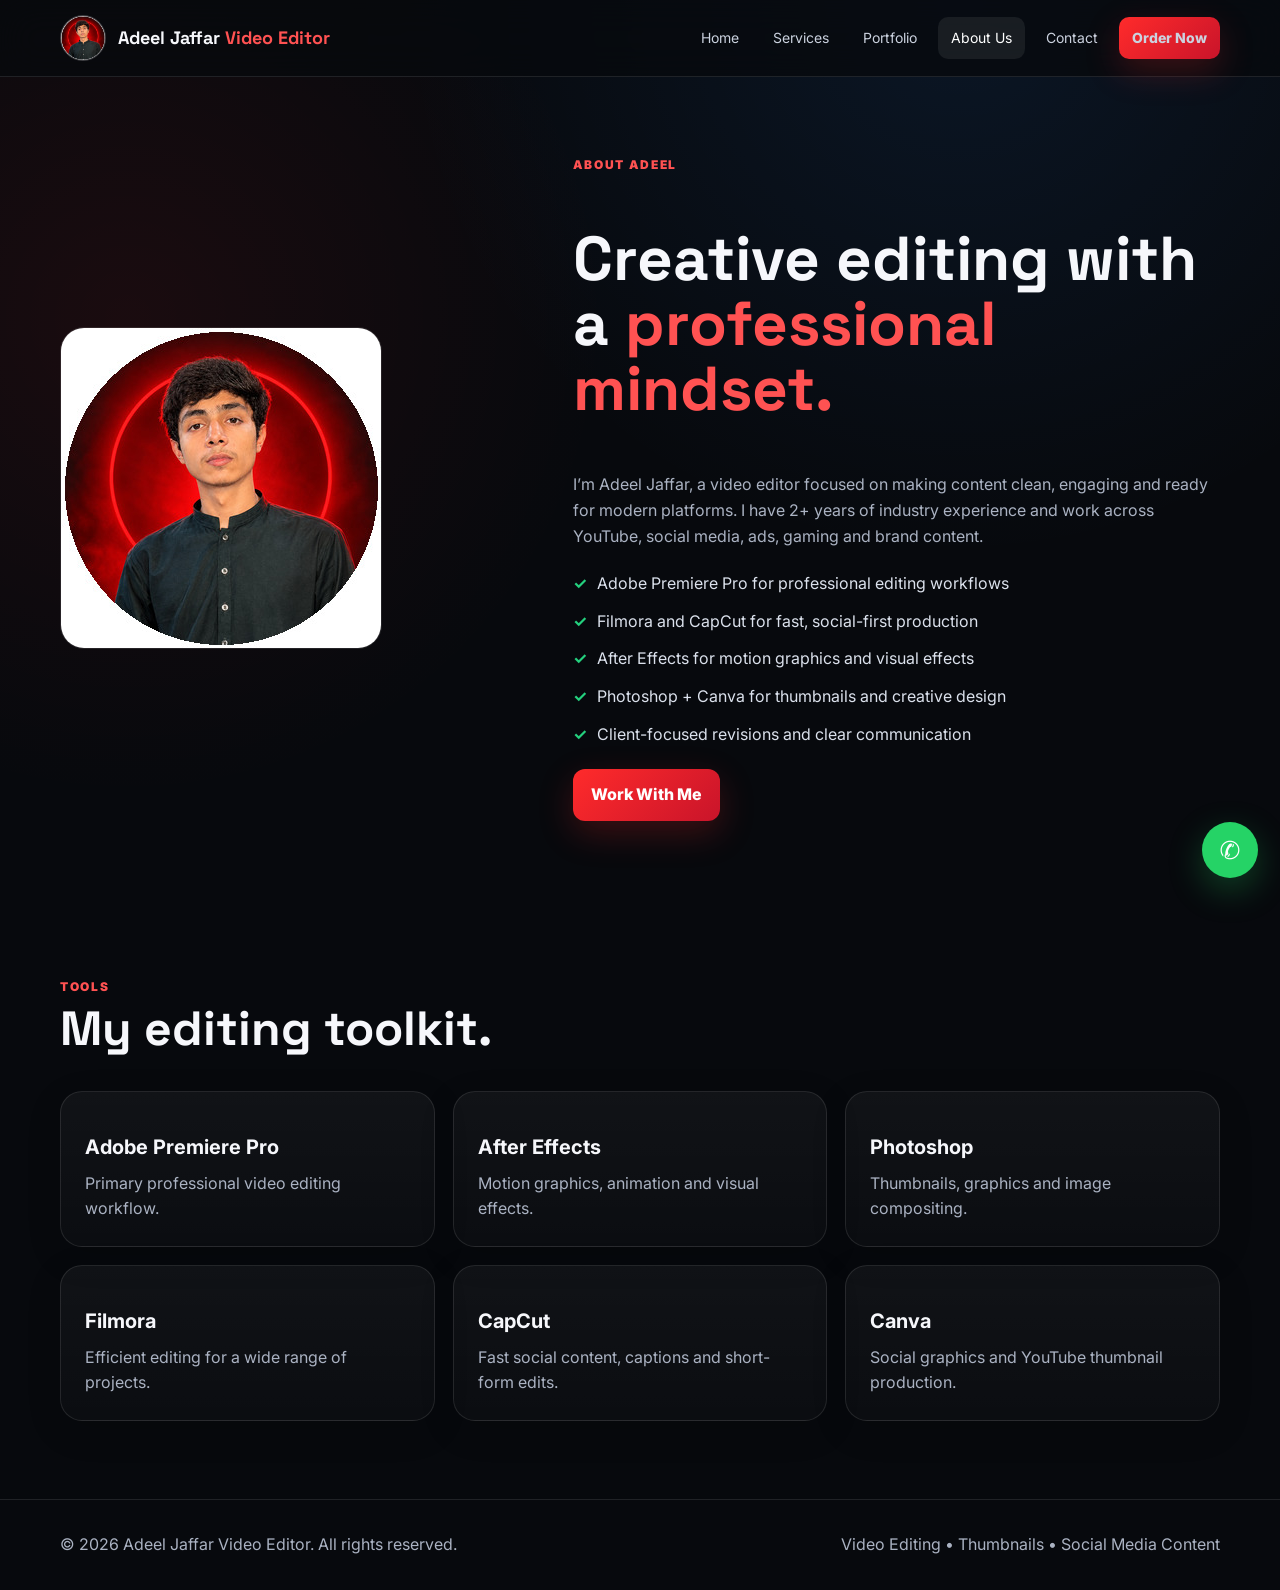
<file: about.html>
<!doctype html>
<html lang="en"><head><meta charset="utf-8"><meta name="viewport" content="width=device-width,initial-scale=1">
<title>About Us | Adeel Jaffar Video Editor</title><meta name="description" content="Adeel Jaffar — professional video editor offering YouTube editing, Reels, Shorts, thumbnails, cinematic editing, color grading and motion graphics.">
<link rel="icon" href="./assets/aj-logo.jpg"><link rel="stylesheet" href="style.css"></head>
<body>
<header class="nav">
  <div class="container nav-inner">
    <a class="brand" href="index.html"><img src="./assets/aj-logo.jpg" alt="Adeel Jaffar logo"><span>Adeel Jaffar <span style="color:#ff5252">Video Editor</span></span></a>
    <button class="menu" onclick="toggleMenu()" aria-label="Open menu">☰</button>
    <nav class="nav-links">
      <a class="" href="index.html">Home</a>
      <a class="" href="services.html">Services</a>
      <a class="" href="portfolio.html">Portfolio</a>
      <a class="active" href="about.html">About Us</a>
      <a class="" href="contact.html">Contact</a>
      <a class="btn btn-red" href="contact.html#order">Order Now</a>
    </nav>
  </div>
</header>

<main>
<section class="section"><div class="container about">
  <img src="./assets/aj-logo.jpg" alt="Adeel Jaffar logo">
  <div><div class="kicker">About Adeel</div><h1 style="font-family:'Space Grotesk';font-size:clamp(40px,5vw,62px);line-height:1.05">Creative editing with a <span style="color:#ff5252">professional mindset.</span></h1>
  <p class="lead">I’m Adeel Jaffar, a video editor focused on making content clean, engaging and ready for modern platforms. I have 2+ years of industry experience and work across YouTube, social media, ads, gaming and brand content.</p>
  <div class="checks"><div class="check"><b>✓</b> Adobe Premiere Pro for professional editing workflows</div><div class="check"><b>✓</b> Filmora and CapCut for fast, social-first production</div><div class="check"><b>✓</b> After Effects for motion graphics and visual effects</div><div class="check"><b>✓</b> Photoshop + Canva for thumbnails and creative design</div><div class="check"><b>✓</b> Client-focused revisions and clear communication</div></div>
  <a class="btn btn-red" href="contact.html#order">Work With Me</a></div>
</div></section>
<section class="section"><div class="container"><div class="section-head"><div><div class="kicker">Tools</div><h2>My editing toolkit.</h2></div></div>
<div class="grid-3"><div class="card"><h3>Adobe Premiere Pro</h3><p>Primary professional video editing workflow.</p></div><div class="card"><h3>After Effects</h3><p>Motion graphics, animation and visual effects.</p></div><div class="card"><h3>Photoshop</h3><p>Thumbnails, graphics and image compositing.</p></div><div class="card"><h3>Filmora</h3><p>Efficient editing for a wide range of projects.</p></div><div class="card"><h3>CapCut</h3><p>Fast social content, captions and short-form edits.</p></div><div class="card"><h3>Canva</h3><p>Social graphics and YouTube thumbnail production.</p></div></div></div></section>
</main>

<footer class="footer">
  <div class="container footer-inner">
    <div>© 2026 Adeel Jaffar Video Editor. All rights reserved.</div>
    <div>Video Editing • Thumbnails • Social Media Content</div>
  </div>
</footer>
<a class="float-wa" href="https://wa.me/923201047224?text=Hello%20Adeel%20Jaffar%2C%20I%20want%20to%20discuss%20a%20video%20editing%20project." target="_blank" aria-label="WhatsApp">✆</a>
<script src="script.js"></script>
</body></html>
</file>
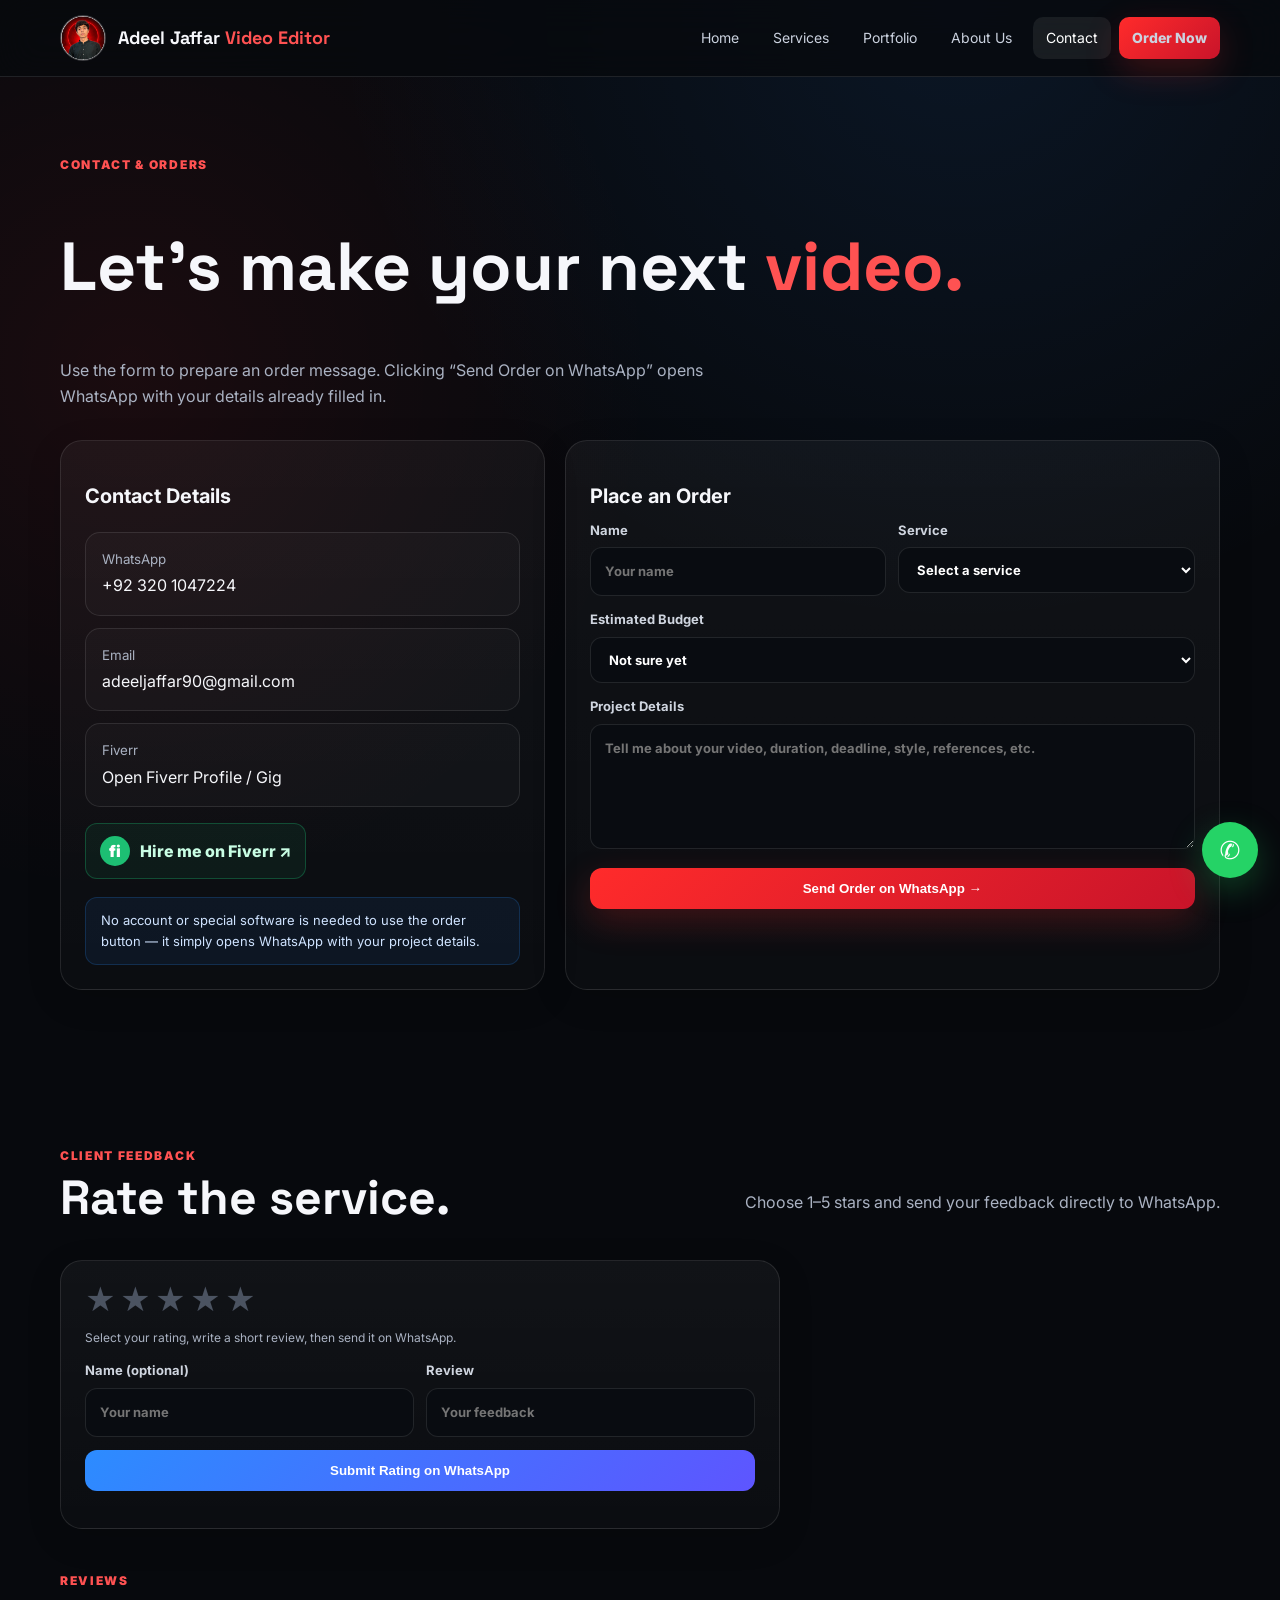
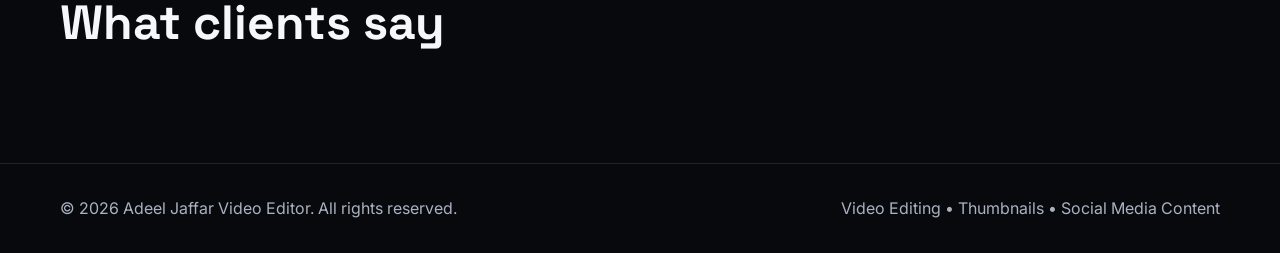
<file: contact.html>
<!doctype html>
<html lang="en"><head><meta charset="utf-8"><meta name="viewport" content="width=device-width,initial-scale=1">
<title>Contact | Adeel Jaffar Video Editor</title><meta name="description" content="Adeel Jaffar — professional video editor offering YouTube editing, Reels, Shorts, thumbnails, cinematic editing, color grading and motion graphics.">
<link rel="icon" href="./assets/aj-logo.jpg"><link rel="stylesheet" href="style.css"></head>
<body>
<header class="nav">
  <div class="container nav-inner">
    <a class="brand" href="index.html"><img src="./assets/aj-logo.jpg" alt="Adeel Jaffar logo"><span>Adeel Jaffar <span style="color:#ff5252">Video Editor</span></span></a>
    <button class="menu" onclick="toggleMenu()" aria-label="Open menu">☰</button>
    <nav class="nav-links">
      <a class="" href="index.html">Home</a>
      <a class="" href="services.html">Services</a>
      <a class="" href="portfolio.html">Portfolio</a>
      <a class="" href="about.html">About Us</a>
      <a class="active" href="contact.html">Contact</a>
      <a class="btn btn-red" href="contact.html#order">Order Now</a>
    </nav>
  </div>
</header>

<main>
<section class="section"><div class="container">
  <div class="kicker">Contact & Orders</div><h1 style="font-family:'Space Grotesk';font-size:clamp(40px,6vw,68px);line-height:1.05">Let’s make your next <span style="color:#ff5252">video.</span></h1>
  <p class="lead">Use the form to prepare an order message. Clicking “Send Order on WhatsApp” opens WhatsApp with your details already filled in.</p>
  <div class="contact-grid" style="margin-top:30px">
    <div class="card">
      <h3>Contact Details</h3>
      <div class="contact-list">
        <div class="contact-item"><small>WhatsApp</small><a href="https://wa.me/923201047224" target="_blank">+92 320 1047224</a></div>
        <div class="contact-item"><small>Email</small><a href="mailto:adeeljaffar90@gmail.com">adeeljaffar90@gmail.com</a></div>
        <div class="contact-item"><small>Fiverr</small><a href="https://www.fiverr.com/s/VrY8Dem" target="_blank">Open Fiverr Profile / Gig</a></div>
      </div>
      <a class="fiverr" href="https://www.fiverr.com/s/VrY8Dem" target="_blank"><span class="fiverr-badge">fi</span> Hire me on Fiverr ↗</a>
      <div class="notice" style="margin-top:18px">No account or special software is needed to use the order button — it simply opens WhatsApp with your project details.</div>
    </div>
    <div class="card" id="order">
      <h3>Place an Order</h3>
      <form onsubmit="return orderWhatsApp(this)">
        <div class="form-row"><label>Name<input name="name" required placeholder="Your name"></label><label>Service<select name="service" required><option value="">Select a service</option><option>Professional Video Editing</option><option>YouTube Video Editing</option><option>Reels / Shorts</option><option>Ads / Brand Video</option><option>Thumbnail / Canva Design</option><option>Color Grading</option><option>Motion Graphics</option><option>Other</option></select></label></div>
        <label>Estimated Budget<select name="budget"><option>Not sure yet</option><option>Under $25</option><option>$25–$50</option><option>$50–$100</option><option>$100+</option></select></label>
        <label>Project Details<textarea name="details" required placeholder="Tell me about your video, duration, deadline, style, references, etc."></textarea></label>
        <button class="btn btn-red" type="submit">Send Order on WhatsApp →</button>
      </form>
    </div>
  </div>
</div></section>

<section class="section" id="rating"><div class="container">
  <div class="section-head"><div><div class="kicker">Client Feedback</div><h2>Rate the service.</h2></div><p class="lead">Choose 1–5 stars and send your feedback directly to WhatsApp.</p></div>
  <div class="card" style="max-width:720px">
    <form onsubmit="return reviewWhatsApp(this)">
      <div class="rating" aria-label="5 star rating">
        <input id="star5" name="rating" type="radio" value="5"><label for="star5" title="5 stars">★</label>
        <input id="star4" name="rating" type="radio" value="4"><label for="star4" title="4 stars">★</label>
        <input id="star3" name="rating" type="radio" value="3"><label for="star3" title="3 stars">★</label>
        <input id="star2" name="rating" type="radio" value="2"><label for="star2" title="2 stars">★</label>
        <input id="star1" name="rating" type="radio" value="1"><label for="star1" title="1 star">★</label>
      </div>
      <div class="rating-help">Select your rating, write a short review, then send it on WhatsApp.</div>
      <div class="form-row"><label>Name (optional)<input name="reviewName" placeholder="Your name"></label><label>Review<input name="review" placeholder="Your feedback"></label></div>
      <button class="btn btn-blue" type="submit">Submit Rating on WhatsApp</button>
      <div id="reviewThanks" class="rating-help"></div>
    </form>
  </div>
  <div class="section-head" style="margin-top:42px"><div><div class="kicker">Reviews</div><h2>What clients say</h2></div></div>
  <div id="reviewsList" class="reviews-grid"></div>
</div>
</section>
</main>

<footer class="footer">
  <div class="container footer-inner">
    <div>© 2026 Adeel Jaffar Video Editor. All rights reserved.</div>
    <div>Video Editing • Thumbnails • Social Media Content</div>
  </div>
</footer>
<a class="float-wa" href="https://wa.me/923201047224?text=Hello%20Adeel%20Jaffar%2C%20I%20want%20to%20discuss%20a%20video%20editing%20project." target="_blank" aria-label="WhatsApp">✆</a>
<script src="script.js"></script>
</body></html>
</file>
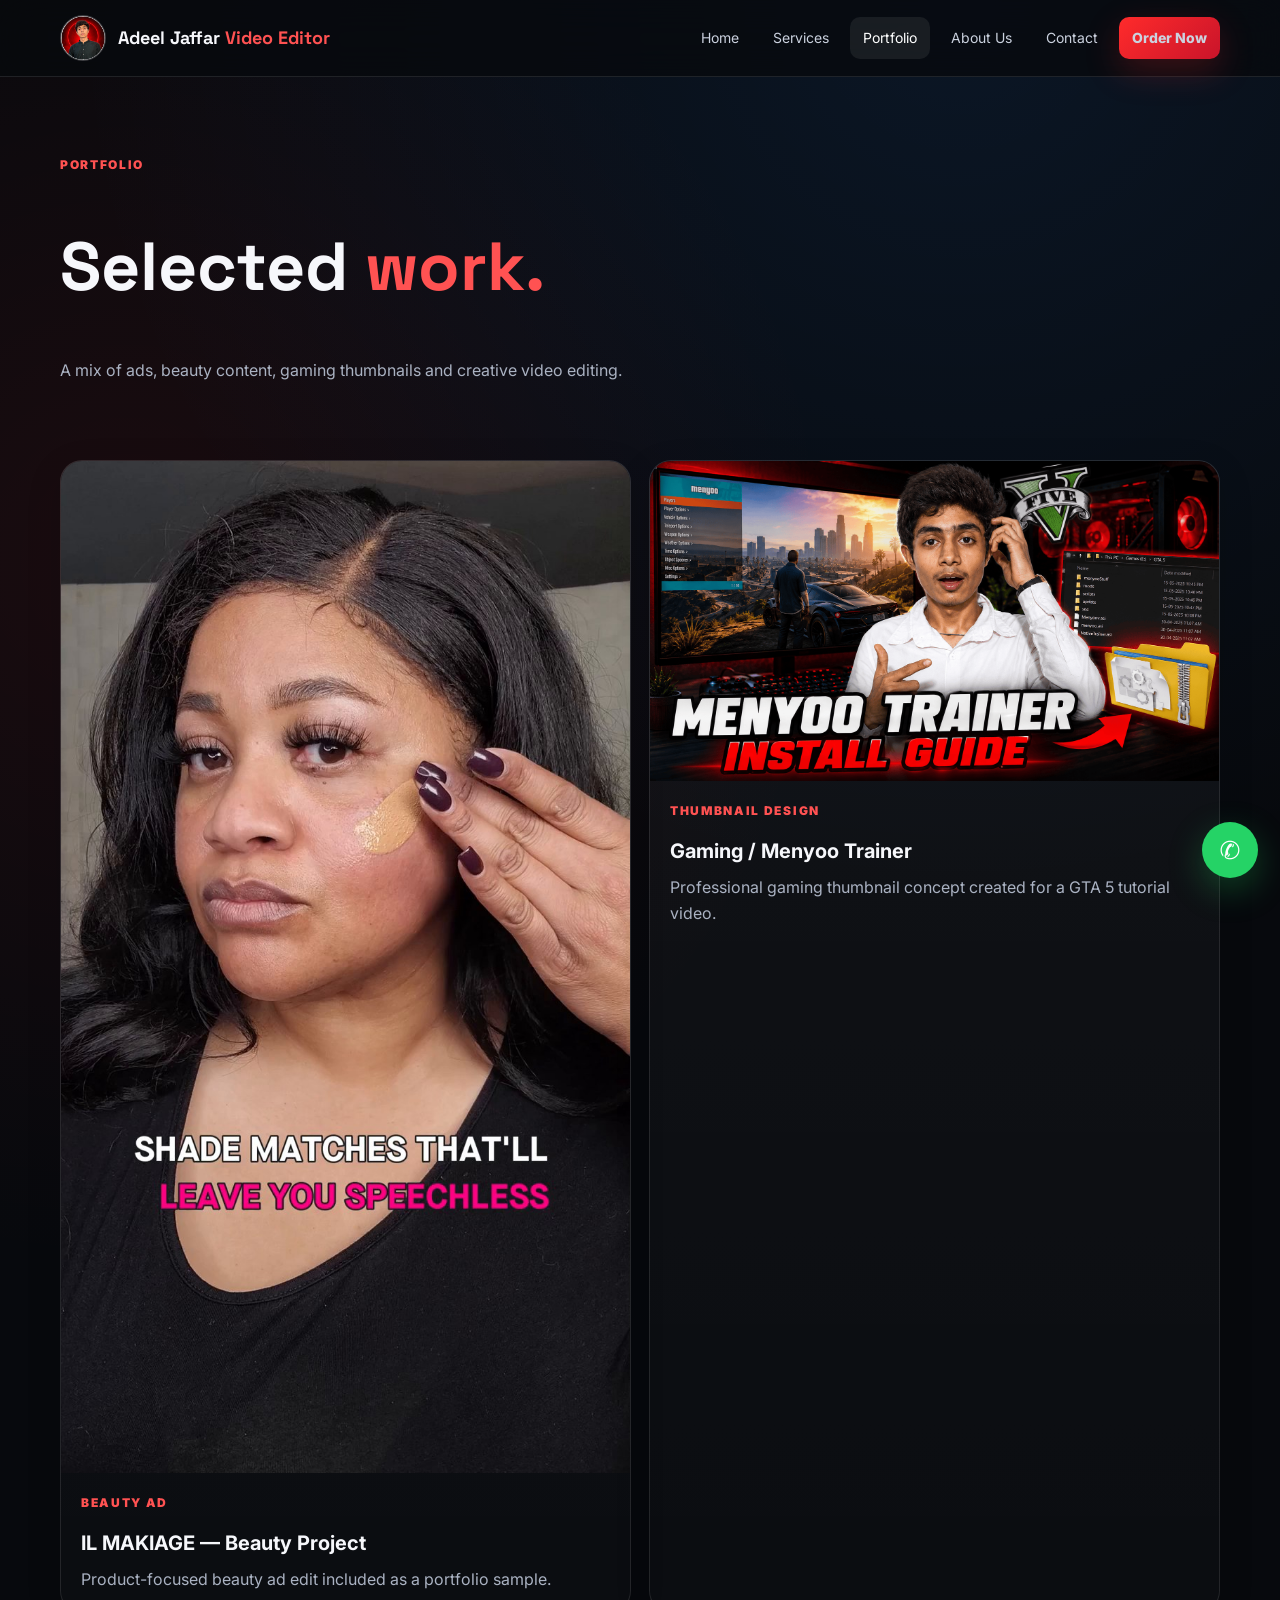
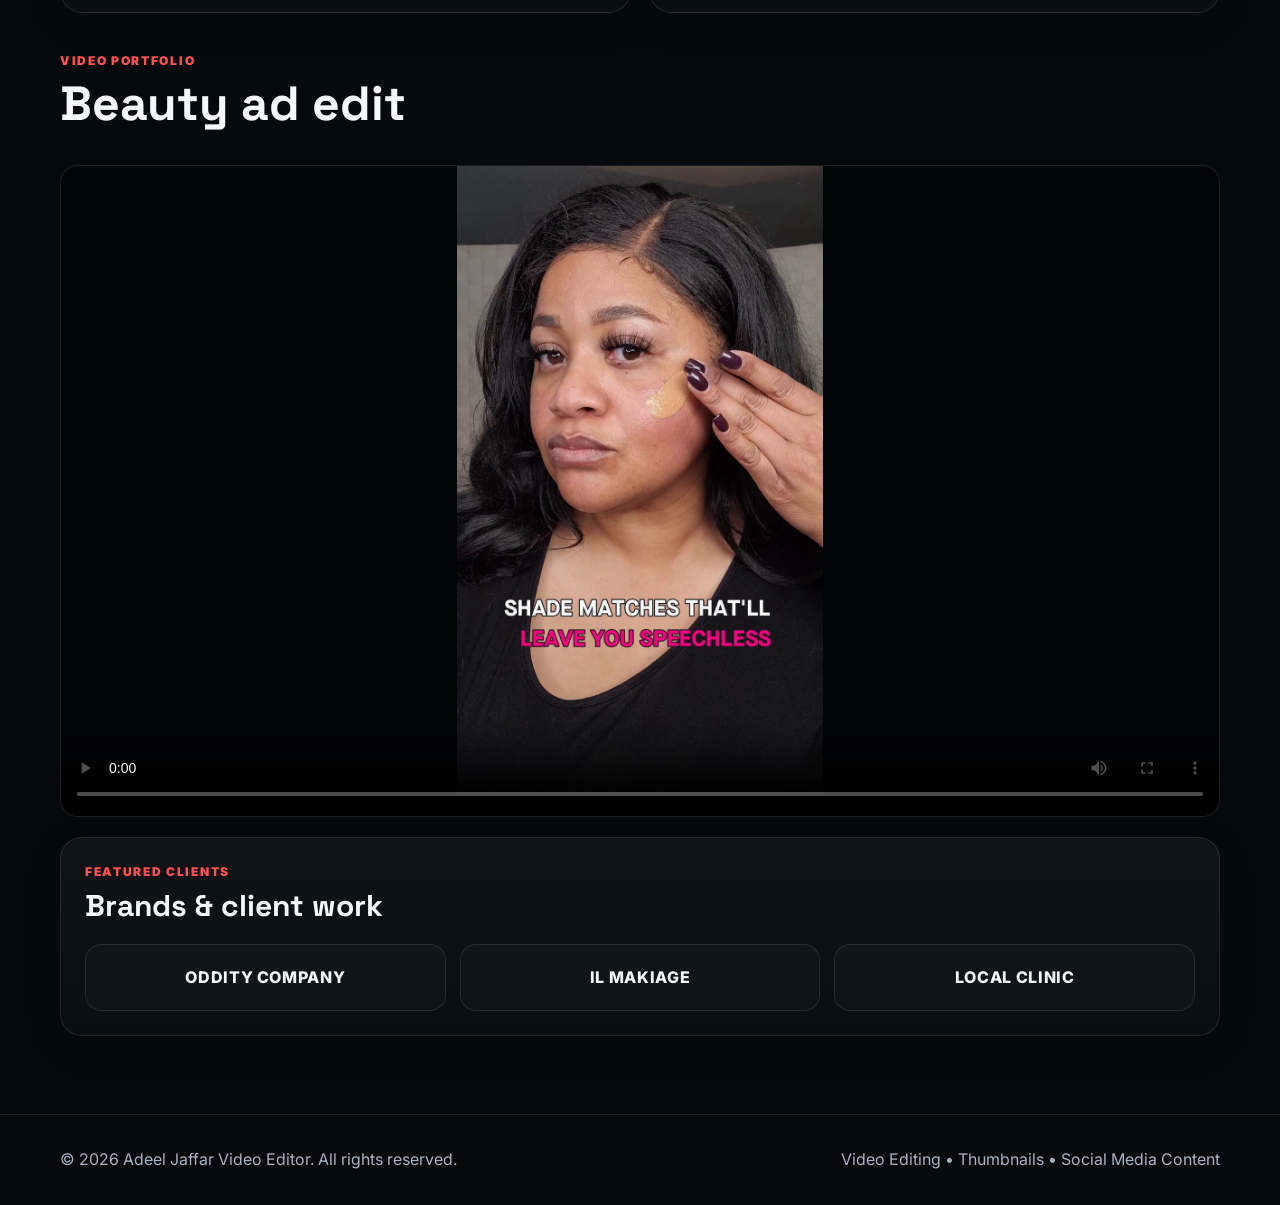
<file: portfolio.html>
<!doctype html>
<html lang="en"><head><meta charset="utf-8"><meta name="viewport" content="width=device-width,initial-scale=1">
<title>Portfolio | Adeel Jaffar Video Editor</title><meta name="description" content="Adeel Jaffar — professional video editor offering YouTube editing, Reels, Shorts, thumbnails, cinematic editing, color grading and motion graphics.">
<link rel="icon" href="./assets/aj-logo.jpg"><link rel="stylesheet" href="style.css"></head>
<body>
<header class="nav">
  <div class="container nav-inner">
    <a class="brand" href="index.html"><img src="./assets/aj-logo.jpg" alt="Adeel Jaffar logo"><span>Adeel Jaffar <span style="color:#ff5252">Video Editor</span></span></a>
    <button class="menu" onclick="toggleMenu()" aria-label="Open menu">☰</button>
    <nav class="nav-links">
      <a class="" href="index.html">Home</a>
      <a class="" href="services.html">Services</a>
      <a class="active" href="portfolio.html">Portfolio</a>
      <a class="" href="about.html">About Us</a>
      <a class="" href="contact.html">Contact</a>
      <a class="btn btn-red" href="contact.html#order">Order Now</a>
    </nav>
  </div>
</header>

<main>
<section class="section" style="padding-bottom:30px"><div class="container">
  <div class="kicker">Portfolio</div><h1 style="font-family:'Space Grotesk';font-size:clamp(40px,6vw,68px);line-height:1.05">Selected <span style="color:#ff5252">work.</span></h1>
  <p class="lead">A mix of ads, beauty content, gaming thumbnails and creative video editing.</p>
</div></section>
<section class="section" style="padding-top:30px"><div class="container">
  <div class="grid-2">
    <div class="card portfolio-card">
      <img src="./assets/beauty-poster.jpg" alt="IL MAKIAGE beauty ad video preview">
      <div class="content"><div class="kicker">Beauty Ad</div><h3>IL MAKIAGE — Beauty Project</h3><p>Product-focused beauty ad edit included as a portfolio sample.</p></div>
    </div>
    <div class="card portfolio-card">
      <img src="./assets/gaming-thumbnail.png" alt="Gaming thumbnail design">
      <div class="content"><div class="kicker">Thumbnail Design</div><h3>Gaming / Menyoo Trainer</h3><p>Professional gaming thumbnail concept created for a GTA 5 tutorial video.</p></div>
    </div>
  </div>
  <div class="section-head" style="margin-top:38px"><div><div class="kicker">Video Portfolio</div><h2>Beauty ad edit</h2></div></div>
  <div class="video-frame"><video controls poster="assets/beauty-poster.jpg" preload="metadata"><source src="./assets/beauty-project.mp4" type="video/mp4">Your browser does not support HTML5 video.</video></div>
  <div class="card" style="margin-top:20px"><div class="kicker">Featured Clients</div><h2 style="font-size:30px">Brands & client work</h2>
    <div class="client-row"><div class="client">ODDITY COMPANY</div><div class="client">IL MAKIAGE</div><div class="client">LOCAL CLINIC</div></div>
  </div>
</div></section>
</main>

<footer class="footer">
  <div class="container footer-inner">
    <div>© 2026 Adeel Jaffar Video Editor. All rights reserved.</div>
    <div>Video Editing • Thumbnails • Social Media Content</div>
  </div>
</footer>
<a class="float-wa" href="https://wa.me/923201047224?text=Hello%20Adeel%20Jaffar%2C%20I%20want%20to%20discuss%20a%20video%20editing%20project." target="_blank" aria-label="WhatsApp">✆</a>
<script src="script.js"></script>
</body></html>
</file>
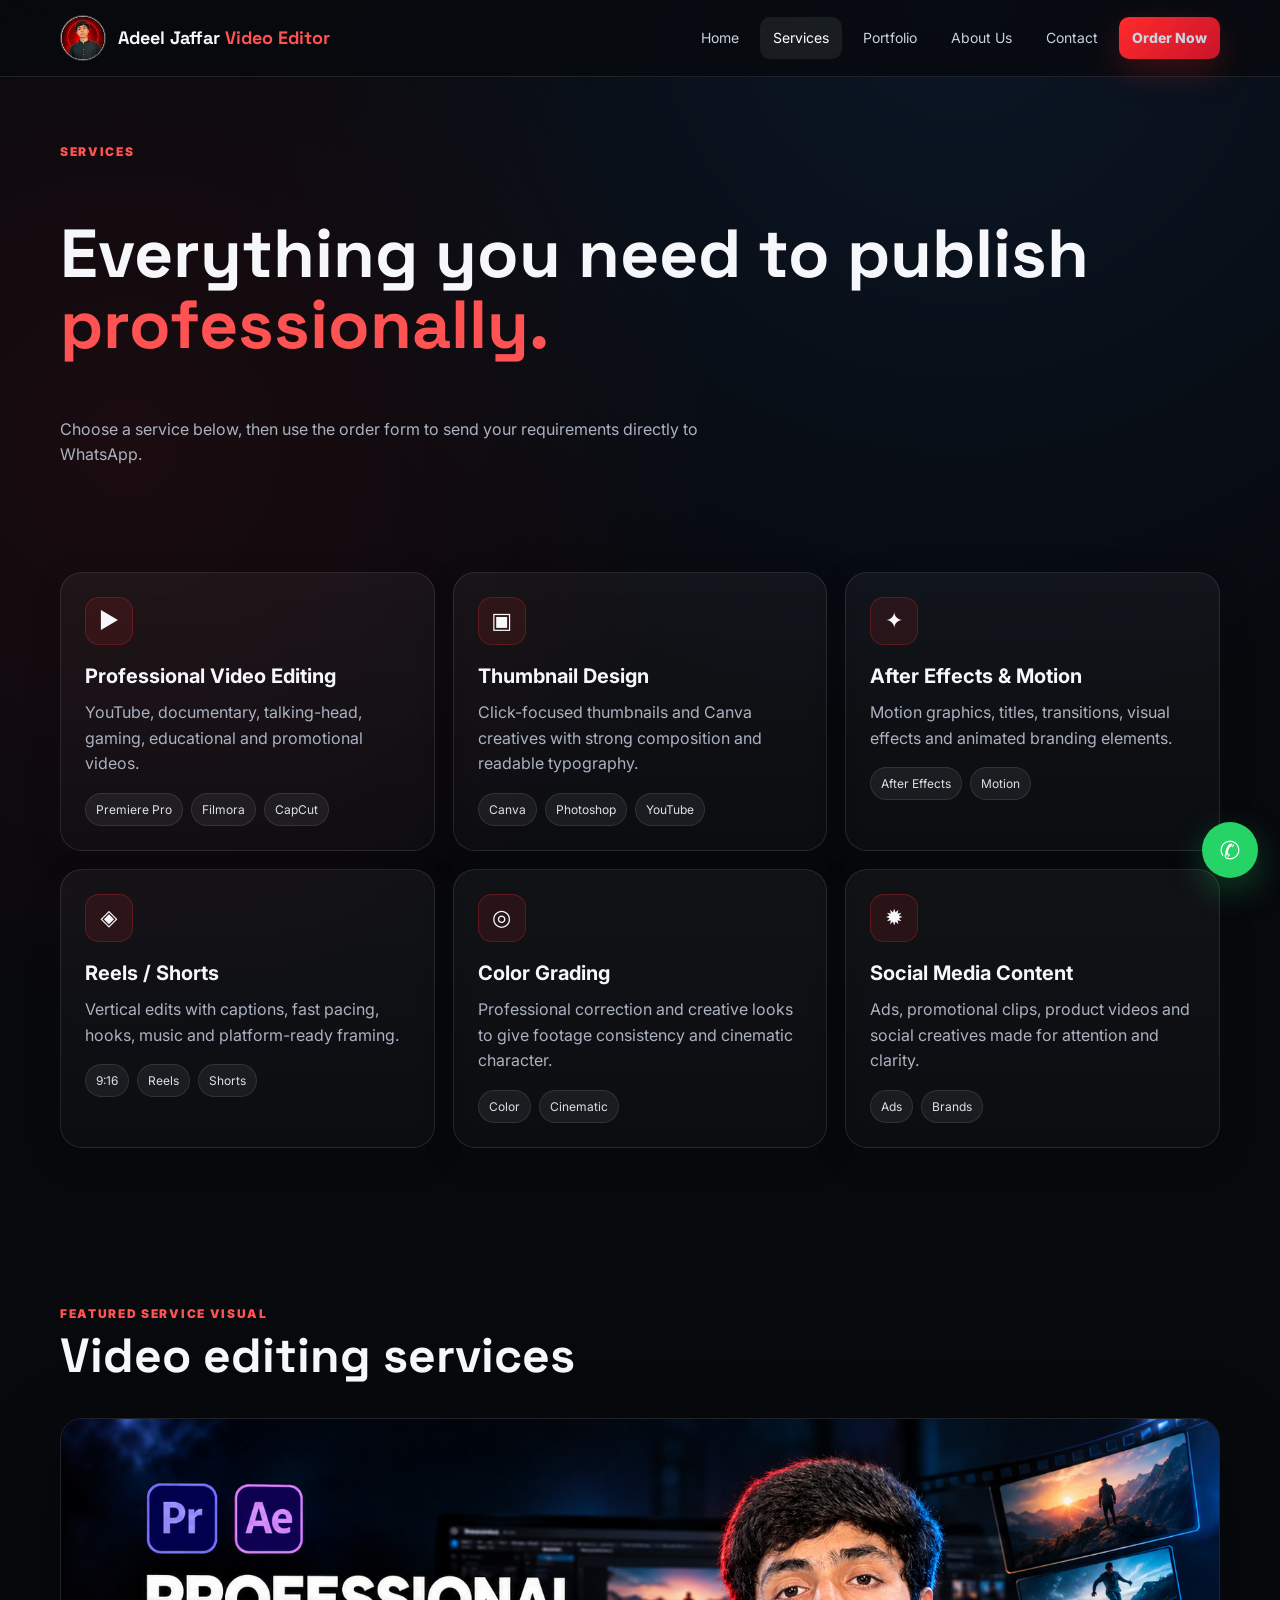
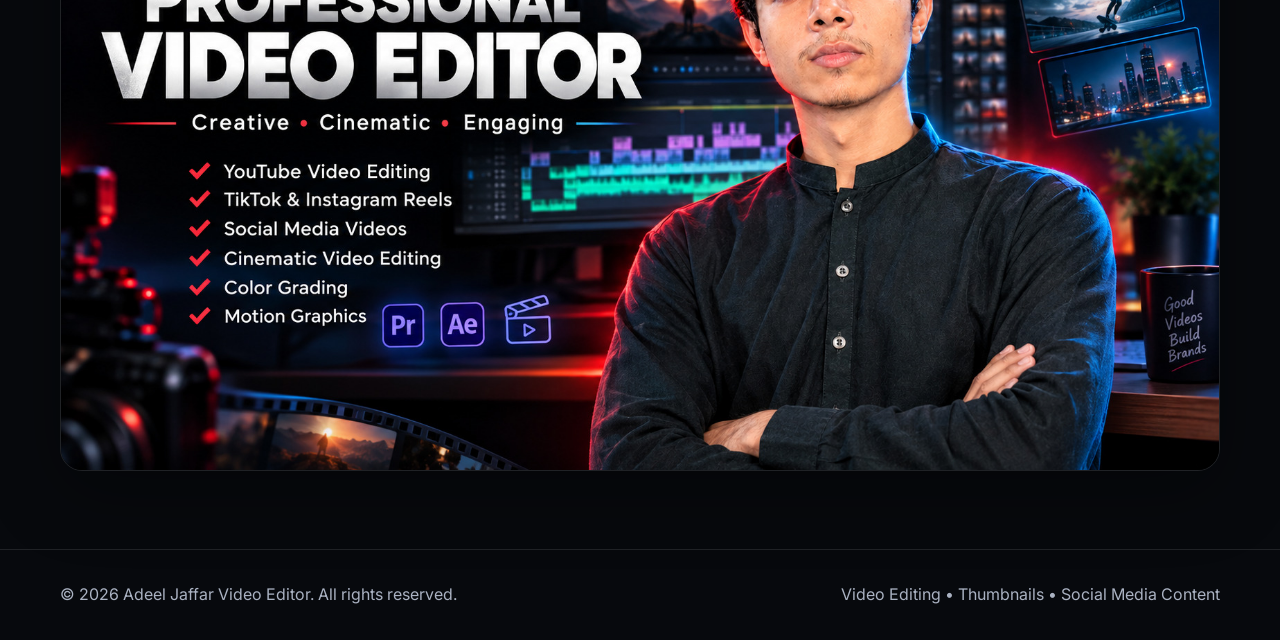
<file: services.html>
<!doctype html>
<html lang="en"><head><meta charset="utf-8"><meta name="viewport" content="width=device-width,initial-scale=1">
<title>Services | Adeel Jaffar Video Editor</title><meta name="description" content="Adeel Jaffar — professional video editor offering YouTube editing, Reels, Shorts, thumbnails, cinematic editing, color grading and motion graphics.">
<link rel="icon" href="./assets/aj-logo.jpg"><link rel="stylesheet" href="style.css"></head>
<body>
<header class="nav">
  <div class="container nav-inner">
    <a class="brand" href="index.html"><img src="./assets/aj-logo.jpg" alt="Adeel Jaffar logo"><span>Adeel Jaffar <span style="color:#ff5252">Video Editor</span></span></a>
    <button class="menu" onclick="toggleMenu()" aria-label="Open menu">☰</button>
    <nav class="nav-links">
      <a class="" href="index.html">Home</a>
      <a class="active" href="services.html">Services</a>
      <a class="" href="portfolio.html">Portfolio</a>
      <a class="" href="about.html">About Us</a>
      <a class="" href="contact.html">Contact</a>
      <a class="btn btn-red" href="contact.html#order">Order Now</a>
    </nav>
  </div>
</header>

<main>
<section class="section" style="padding-top:65px"><div class="container">
  <div class="kicker">Services</div><h1 style="font-family:'Space Grotesk';font-size:clamp(40px,6vw,68px);line-height:1.05">Everything you need to publish <span style="color:#ff5252">professionally.</span></h1>
  <p class="lead">Choose a service below, then use the order form to send your requirements directly to WhatsApp.</p>
</div></section>
<section class="section" style="padding-top:10px"><div class="container grid-3">
  <div class="card"><div class="service-icon">▶</div><h3>Professional Video Editing</h3><p>YouTube, documentary, talking-head, gaming, educational and promotional videos.</p><div class="tags"><span class="tag">Premiere Pro</span><span class="tag">Filmora</span><span class="tag">CapCut</span></div></div>
  <div class="card"><div class="service-icon">▣</div><h3>Thumbnail Design</h3><p>Click-focused thumbnails and Canva creatives with strong composition and readable typography.</p><div class="tags"><span class="tag">Canva</span><span class="tag">Photoshop</span><span class="tag">YouTube</span></div></div>
  <div class="card"><div class="service-icon">✦</div><h3>After Effects & Motion</h3><p>Motion graphics, titles, transitions, visual effects and animated branding elements.</p><div class="tags"><span class="tag">After Effects</span><span class="tag">Motion</span></div></div>
  <div class="card"><div class="service-icon">◈</div><h3>Reels / Shorts</h3><p>Vertical edits with captions, fast pacing, hooks, music and platform-ready framing.</p><div class="tags"><span class="tag">9:16</span><span class="tag">Reels</span><span class="tag">Shorts</span></div></div>
  <div class="card"><div class="service-icon">◎</div><h3>Color Grading</h3><p>Professional correction and creative looks to give footage consistency and cinematic character.</p><div class="tags"><span class="tag">Color</span><span class="tag">Cinematic</span></div></div>
  <div class="card"><div class="service-icon">✹</div><h3>Social Media Content</h3><p>Ads, promotional clips, product videos and social creatives made for attention and clarity.</p><div class="tags"><span class="tag">Ads</span><span class="tag">Brands</span></div></div>
</div></section>
<section class="section"><div class="container"><div class="section-head"><div><div class="kicker">Featured Service Visual</div><h2>Video editing services</h2></div></div><div class="banner"><img src="./assets/editor-banner.jpg" alt="Video editing services"></div></div></section>
</main>

<footer class="footer">
  <div class="container footer-inner">
    <div>© 2026 Adeel Jaffar Video Editor. All rights reserved.</div>
    <div>Video Editing • Thumbnails • Social Media Content</div>
  </div>
</footer>
<a class="float-wa" href="https://wa.me/923201047224?text=Hello%20Adeel%20Jaffar%2C%20I%20want%20to%20discuss%20a%20video%20editing%20project." target="_blank" aria-label="WhatsApp">✆</a>
<script src="script.js"></script>
</body></html>
</file>
<file: style.css>
@import url('https://fonts.googleapis.com/css2?family=Inter:wght@400;500;600;700;800&family=Space+Grotesk:wght@500;600;700&display=swap');

:root{
  --bg:#07090d; --panel:#0e1219; --panel2:#111722; --text:#f6f7fb;
  --muted:#aab2c2; --line:rgba(255,255,255,.10); --red:#ff2b2b;
  --red2:#ff5252; --blue:#2c8cff; --gold:#f6c85f; --green:#24d17e;
  --shadow:0 20px 70px rgba(0,0,0,.35); --radius:22px;
}
*{box-sizing:border-box}
html{scroll-behavior:smooth}
body{margin:0;background:radial-gradient(circle at 75% 0%,rgba(44,140,255,.10),transparent 30%),radial-gradient(circle at 10% 20%,rgba(255,43,43,.08),transparent 28%),var(--bg);color:var(--text);font-family:Inter,system-ui,sans-serif;line-height:1.6}
a{color:inherit;text-decoration:none}
img,video{max-width:100%;display:block}
.container{width:min(1160px,92%);margin:auto}
.nav{position:sticky;top:0;z-index:50;background:rgba(7,9,13,.78);backdrop-filter:blur(18px);border-bottom:1px solid var(--line)}
.nav-inner{height:76px;display:flex;align-items:center;justify-content:space-between;gap:20px}
.brand{display:flex;align-items:center;gap:12px;font-weight:800}
.brand img{width:46px;height:46px;border-radius:50%;object-fit:cover;border:1px solid rgba(255,255,255,.22)}
.brand span{font-family:"Space Grotesk";font-size:18px}
.nav-links{display:flex;gap:8px;align-items:center}
.nav-links a{padding:10px 13px;color:#cbd2df;font-size:14px;border-radius:10px}
.nav-links a:hover,.nav-links a.active{background:rgba(255,255,255,.07);color:#fff}
.btn{display:inline-flex;align-items:center;justify-content:center;gap:9px;border:0;border-radius:12px;padding:13px 18px;font-weight:800;cursor:pointer;transition:.2s transform,.2s opacity}
.btn:hover{transform:translateY(-2px)}
.btn-red{background:linear-gradient(135deg,var(--red),#c9142a);color:#fff;box-shadow:0 12px 35px rgba(255,43,43,.22)}
.btn-blue{background:linear-gradient(135deg,var(--blue),#5e55ff);color:#fff}
.btn-outline{border:1px solid var(--line);background:rgba(255,255,255,.04);color:#fff}
.menu{display:none;background:none;border:1px solid var(--line);color:#fff;border-radius:10px;padding:9px}
.hero{padding:82px 0 65px;overflow:hidden}
.hero-grid{display:grid;grid-template-columns:1.02fr .98fr;gap:55px;align-items:center}
.eyebrow{display:inline-flex;align-items:center;gap:8px;border:1px solid rgba(255,43,43,.3);background:rgba(255,43,43,.08);color:#ff9a9a;padding:7px 11px;border-radius:999px;font-size:12px;font-weight:800;letter-spacing:.08em;text-transform:uppercase}
.hero h1{font-family:"Space Grotesk";font-size:clamp(44px,6vw,76px);line-height:1.02;margin:18px 0}
.hero h1 span{color:var(--red)}
.hero p{color:var(--muted);font-size:18px;max-width:640px}
.hero-actions{display:flex;gap:12px;flex-wrap:wrap;margin:28px 0}
.hero-photo{position:relative}
.hero-photo:before{content:"";position:absolute;inset:10% -5% 0 8%;background:linear-gradient(135deg,rgba(255,43,43,.28),rgba(44,140,255,.18));filter:blur(55px);z-index:-1}
.hero-photo img{border-radius:28px;box-shadow:var(--shadow);border:1px solid var(--line)}
.stats{display:flex;gap:26px;flex-wrap:wrap;margin-top:30px}
.stat strong{display:block;font-size:25px;font-family:"Space Grotesk"}
.stat small{color:var(--muted)}
.section{padding:78px 0}
.section-head{display:flex;justify-content:space-between;gap:30px;align-items:end;margin-bottom:28px}
.kicker{color:var(--red2);font-size:12px;font-weight:900;letter-spacing:.14em;text-transform:uppercase}
h2{font-family:"Space Grotesk";font-size:clamp(30px,4vw,48px);line-height:1.1;margin:7px 0}
.lead{color:var(--muted);max-width:700px}
.grid-3{display:grid;grid-template-columns:repeat(3,1fr);gap:18px}
.grid-2{display:grid;grid-template-columns:repeat(2,1fr);gap:18px}
.card{background:linear-gradient(180deg,rgba(255,255,255,.045),rgba(255,255,255,.02));border:1px solid var(--line);border-radius:var(--radius);padding:24px;box-shadow:0 10px 35px rgba(0,0,0,.14)}
.service-icon{width:48px;height:48px;display:grid;place-items:center;border-radius:14px;background:rgba(255,43,43,.10);border:1px solid rgba(255,43,43,.25);font-size:22px}
.card h3{margin:15px 0 8px;font-size:20px}
.card p{color:var(--muted);margin:0}
.tags{display:flex;gap:8px;flex-wrap:wrap;margin-top:16px}
.tag{padding:6px 10px;border-radius:999px;background:rgba(255,255,255,.06);border:1px solid var(--line);color:#dbe0e9;font-size:12px}
.banner{border-radius:var(--radius);overflow:hidden;border:1px solid var(--line);box-shadow:var(--shadow)}
.banner img{width:100%;aspect-ratio:16/9;object-fit:cover}
.portfolio-card{overflow:hidden;padding:0}
.portfolio-card .content{padding:20px}
.video-frame{background:#020305;border-radius:18px;overflow:hidden;border:1px solid var(--line)}
.video-frame video{width:100%;height:auto;max-height:650px;object-fit:contain}
.client-row{display:grid;grid-template-columns:repeat(3,1fr);gap:14px;margin-top:22px}
.client{padding:20px;border:1px solid var(--line);border-radius:16px;background:rgba(255,255,255,.025);text-align:center;font-weight:800;letter-spacing:.04em}
.about{display:grid;grid-template-columns:.85fr 1.15fr;gap:34px;align-items:center}
.about img{border-radius:24px;border:1px solid var(--line)}
.checks{display:grid;gap:12px;margin:22px 0}
.check{display:flex;gap:10px;color:#dbe1ec}
.check b{color:var(--green)}
.contact-grid{display:grid;grid-template-columns:.85fr 1.15fr;gap:20px}
.contact-list{display:grid;gap:12px;margin-top:20px}
.contact-item{padding:16px;border:1px solid var(--line);border-radius:15px;background:rgba(255,255,255,.025)}
.contact-item small{display:block;color:var(--muted);margin-bottom:3px}
form{display:grid;gap:13px}
label{font-size:13px;color:#cfd5df;font-weight:700}
input,textarea,select{width:100%;margin-top:7px;background:#090c11;color:#fff;border:1px solid var(--line);border-radius:12px;padding:13px 14px;outline:none;font:inherit}
input:focus,textarea:focus,select:focus{border-color:rgba(44,140,255,.7);box-shadow:0 0 0 3px rgba(44,140,255,.10)}
textarea{min-height:125px;resize:vertical}
.form-row{display:grid;grid-template-columns:1fr 1fr;gap:12px}
.rating{display:flex;flex-direction:row-reverse;justify-content:flex-end;gap:4px}
.rating input{display:none}
.rating label{font-size:30px;color:#4b5361;cursor:pointer;line-height:1}
.rating input:checked ~ label,.rating label:hover,.rating label:hover ~ label{color:var(--gold)}
.rating-help{font-size:12px;color:var(--muted)}
.fiverr{display:inline-flex;align-items:center;gap:10px;margin-top:16px;padding:12px 14px;border:1px solid rgba(29,191,115,.3);background:rgba(29,191,115,.08);border-radius:12px;color:#c9ffe5;font-weight:800}
.fiverr-badge{width:30px;height:30px;border-radius:50%;display:grid;place-items:center;background:#1dbf73;color:#fff;font-weight:900}
.cta{padding:34px;border-radius:26px;background:linear-gradient(135deg,rgba(255,43,43,.18),rgba(44,140,255,.12));border:1px solid var(--line);display:flex;justify-content:space-between;align-items:center;gap:25px}
.footer{border-top:1px solid var(--line);padding:32px 0;color:var(--muted)}
.footer-inner{display:flex;justify-content:space-between;gap:20px;align-items:center}
.float-wa{position:fixed;right:22px;bottom:22px;z-index:60;width:56px;height:56px;border-radius:50%;display:grid;place-items:center;background:#25d366;color:#fff;font-size:25px;box-shadow:0 12px 35px rgba(37,211,102,.28)}
.notice{padding:12px 15px;border-radius:12px;background:rgba(44,140,255,.08);border:1px solid rgba(44,140,255,.2);color:#cfe3ff;font-size:13px}
@media(max-width:850px){
  .nav-links{display:none;position:absolute;top:76px;left:0;right:0;padding:12px;background:#090c11;border-bottom:1px solid var(--line);flex-direction:column}
  .nav-links.open{display:flex}
  .nav-links a{width:100%;text-align:center}
  .menu{display:block}
  .hero-grid,.about,.contact-grid{grid-template-columns:1fr}
  .grid-3,.client-row{grid-template-columns:1fr}
  .grid-2{grid-template-columns:1fr}
  .hero{padding-top:48px}
  .section{padding:58px 0}
  .section-head,.cta,.footer-inner{align-items:flex-start;flex-direction:column}
}
@media(max-width:520px){
  .form-row{grid-template-columns:1fr}
  .hero h1{font-size:43px}
}

.reviews-grid{display:grid;grid-template-columns:repeat(3,1fr);gap:15px}
.review-card{padding:20px;border:1px solid var(--line);border-radius:17px;background:rgba(255,255,255,.035)}
.review-stars{color:var(--gold);font-size:20px;letter-spacing:2px;margin-bottom:8px}
.review-card strong{display:block}
.review-card p{color:var(--muted);margin:6px 0 0}
.empty-reviews{grid-column:1/-1;padding:24px;border:1px dashed var(--line);border-radius:16px;color:var(--muted);text-align:center}
@media(max-width:850px){.reviews-grid{grid-template-columns:1fr}}
</file>
